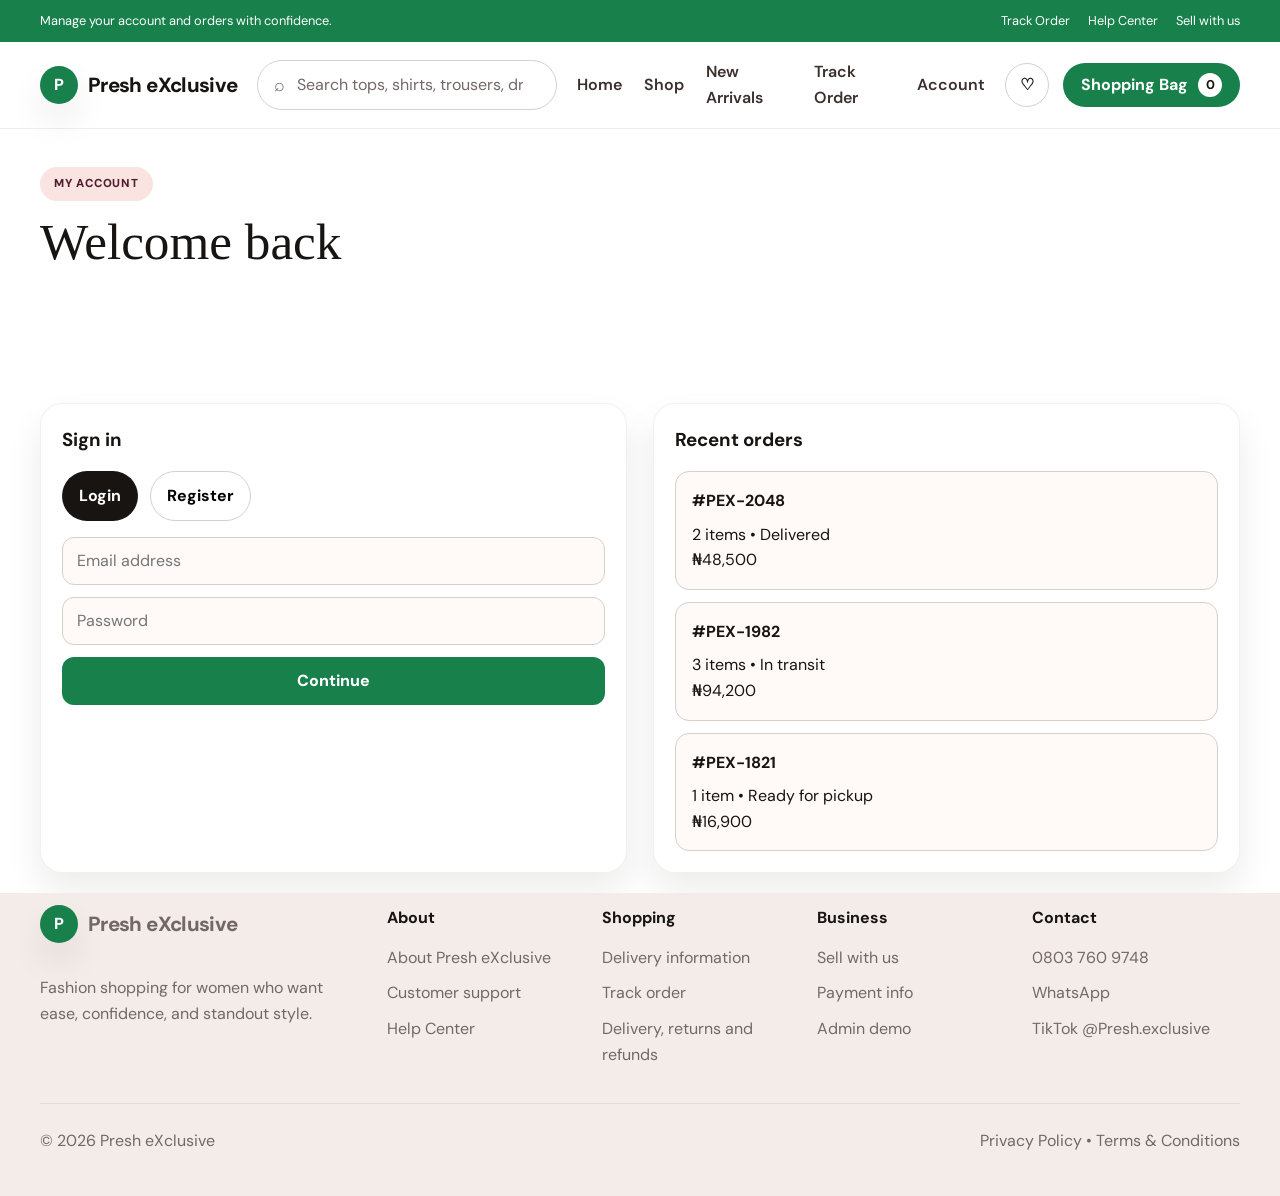
<file: account.html>
<!DOCTYPE html>
<html lang="en">
  <head>
    <meta charset="UTF-8" />
    <meta name="viewport" content="width=device-width, initial-scale=1.0" />
    <title>Presh eXclusive | Account</title>
    <link rel="preconnect" href="https://fonts.googleapis.com" />
    <link rel="preconnect" href="https://fonts.gstatic.com" crossorigin />
    <link href="https://fonts.googleapis.com/css2?family=DM+Sans:wght@400;500;600;700;800&display=swap" rel="stylesheet" />
    <link rel="stylesheet" href="styles.css" />
  </head>
  <body>
    <div class="announcement-bar">
      <div class="container announcement-inner">
        <span>Manage your account and orders with confidence.</span>
        <div class="announcement-links">
          <a href="products.html">Track Order</a>
          <a href="account.html">Help Center</a>
          <a href="account.html">Sell with us</a>
        </div>
      </div>
    </div>

    <header class="site-header">
      <div class="container nav-shell">
        <a class="brand" href="index.html"><span class="brand-mark">P</span><span class="brand-text">Presh eXclusive</span></a>
        <form class="search-box" action="products.html" method="get">
          <span class="search-icon">⌕</span>
          <input type="search" name="search" placeholder="Search tops, shirts, trousers, dresses..." aria-label="Search products" />
        </form>
        <nav class="nav-links" aria-label="Main navigation">
          <a href="index.html">Home</a>
          <a href="products.html">Shop</a>
          <a href="products.html">New Arrivals</a>
          <a href="account.html">Track Order</a>
          <a href="account.html">Account</a>
        </nav>
        <div class="nav-actions">
          <a class="icon-link" href="account.html" aria-label="Wishlist">♡</a>
          <a class="cart-link" href="cart.html" aria-label="Cart">Shopping Bag <span id="cart-count">0</span></a>
        </div>
      </div>
    </header>

    <main>
      <section class="page-header">
        <div class="container page-top">
          <div>
            <span class="eyebrow">My account</span>
            <h1>Welcome back</h1>
          </div>
        </div>
      </section>

      <section class="page-shell">
        <div class="container account-grid">
          <div class="account-panel">
            <h3>Sign in</h3>
            <div class="account-tabs">
              <button class="tab-btn active" type="button">Login</button>
              <button class="tab-btn" type="button">Register</button>
            </div>
            <form class="auth-form">
              <input type="email" placeholder="Email address" />
              <input type="password" placeholder="Password" />
              <button class="primary-btn" type="submit">Continue</button>
            </form>
          </div>

          <div class="account-panel">
            <h3>Recent orders</h3>
            <div class="order-list">
              <div class="order-item">
                <strong>#PEX-2048</strong>
                <div>2 items • Delivered</div>
                <div>₦48,500</div>
              </div>
              <div class="order-item">
                <strong>#PEX-1982</strong>
                <div>3 items • In transit</div>
                <div>₦94,200</div>
              </div>
              <div class="order-item">
                <strong>#PEX-1821</strong>
                <div>1 item • Ready for pickup</div>
                <div>₦16,900</div>
              </div>
            </div>
          </div>
        </div>
      </section>
    </main>

    <footer class="site-footer">
      <div class="container footer-grid">
        <div>
          <a class="brand footer-brand" href="index.html"><span class="brand-mark">P</span><span class="brand-text">Presh eXclusive</span></a>
          <p>Fashion shopping for women who want ease, confidence, and standout style.</p>
        </div>
        <div>
          <h4>About</h4>
          <ul>
            <li><a href="index.html">About Presh eXclusive</a></li>
            <li><a href="account.html">Customer support</a></li>
            <li><a href="account.html">Help Center</a></li>
          </ul>
        </div>
        <div>
          <h4>Shopping</h4>
          <ul>
            <li><a href="products.html">Delivery information</a></li>
            <li><a href="cart.html">Track order</a></li>
            <li><a href="checkout.html#store-policies">Delivery, returns and refunds</a></li>
          </ul>
        </div>
        <div>
          <h4>Business</h4>
          <ul>
            <li><a href="account.html">Sell with us</a></li>
            <li><a href="checkout.html">Payment info</a></li>
            <li><a href="admin.html">Admin demo</a></li>
          </ul>
        </div>
        <div>
          <h4>Contact</h4>
          <ul>
            <li><a href="tel:+2348037609748">0803 760 9748</a></li>
            <li><a href="https://wa.me/2348037609748" target="_blank" rel="noreferrer">WhatsApp</a></li>
            <li><a href="https://www.tiktok.com/@presh.exclusive" target="_blank" rel="noreferrer">TikTok @Presh.exclusive</a></li>
          </ul>
        </div>
      </div>
      <div class="container footer-bottom">
        <span>© 2026 Presh eXclusive</span>
        <span>Privacy Policy • Terms & Conditions</span>
      </div>
    </footer>

    <script src="catalog-data.js"></script>
    <script src="script.js"></script>
  </body>
</html>
</file>
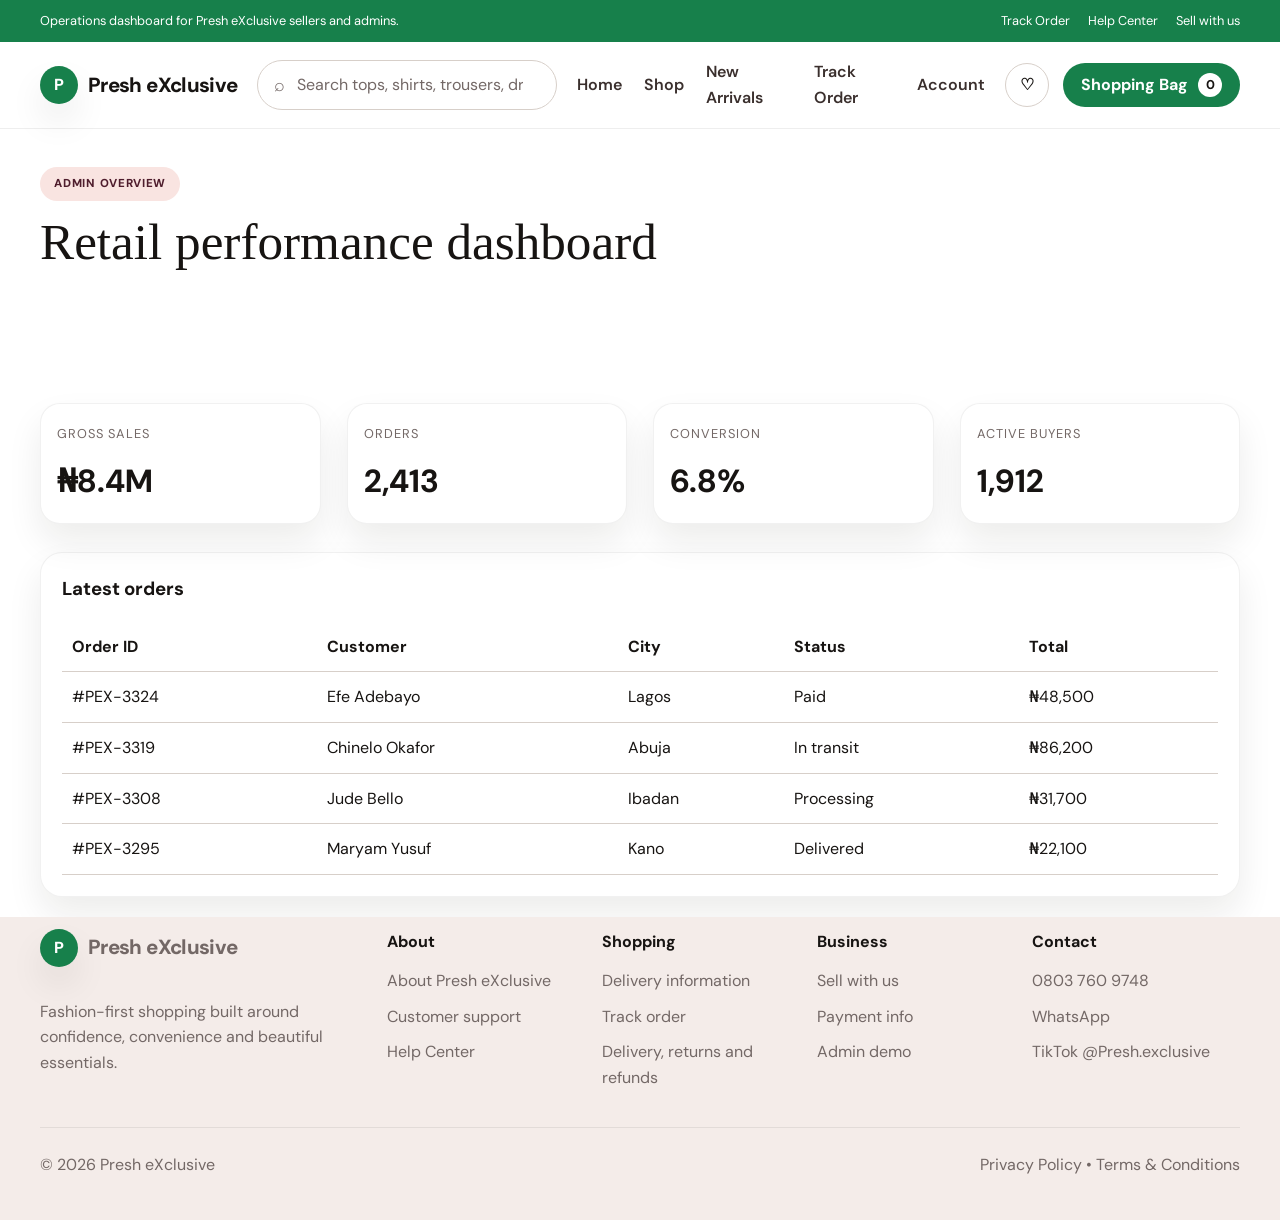
<file: admin.html>
<!DOCTYPE html>
<html lang="en">
  <head>
    <meta charset="UTF-8" />
    <meta name="viewport" content="width=device-width, initial-scale=1.0" />
    <title>Presh eXclusive | Admin</title>
    <link rel="preconnect" href="https://fonts.googleapis.com" />
    <link rel="preconnect" href="https://fonts.gstatic.com" crossorigin />
    <link href="https://fonts.googleapis.com/css2?family=DM+Sans:wght@400;500;600;700;800&display=swap" rel="stylesheet" />
    <link rel="stylesheet" href="styles.css" />
  </head>
  <body>
    <div class="announcement-bar">
      <div class="container announcement-inner">
        <span>Operations dashboard for Presh eXclusive sellers and admins.</span>
        <div class="announcement-links">
          <a href="products.html">Track Order</a>
          <a href="account.html">Help Center</a>
          <a href="account.html">Sell with us</a>
        </div>
      </div>
    </div>

    <header class="site-header">
      <div class="container nav-shell">
        <a class="brand" href="index.html"><span class="brand-mark">P</span><span class="brand-text">Presh eXclusive</span></a>
        <form class="search-box" action="products.html" method="get">
          <span class="search-icon">⌕</span>
          <input type="search" name="search" placeholder="Search tops, shirts, trousers, dresses..." aria-label="Search products" />
        </form>
        <nav class="nav-links" aria-label="Main navigation">
          <a href="index.html">Home</a>
          <a href="products.html">Shop</a>
          <a href="products.html">New Arrivals</a>
          <a href="account.html">Track Order</a>
          <a href="account.html">Account</a>
        </nav>
        <div class="nav-actions">
          <a class="icon-link" href="account.html" aria-label="Wishlist">♡</a>
          <a class="cart-link" href="cart.html" aria-label="Cart">Shopping Bag <span id="cart-count">0</span></a>
        </div>
      </div>
    </header>

    <main>
      <section class="page-header">
        <div class="container page-top">
          <div>
            <span class="eyebrow">Admin overview</span>
            <h1>Retail performance dashboard</h1>
          </div>
        </div>
      </section>

      <section class="page-shell">
        <div class="container admin-grid">
          <div class="stat-card">
            <span>Gross sales</span>
            <strong>₦8.4M</strong>
          </div>
          <div class="stat-card">
            <span>Orders</span>
            <strong>2,413</strong>
          </div>
          <div class="stat-card">
            <span>Conversion</span>
            <strong>6.8%</strong>
          </div>
          <div class="stat-card">
            <span>Active buyers</span>
            <strong>1,912</strong>
          </div>
        </div>

        <div class="container" style="margin-top: 28px;">
          <div class="admin-card">
            <h3>Latest orders</h3>
            <table class="data-table">
              <thead>
                <tr>
                  <th>Order ID</th>
                  <th>Customer</th>
                  <th>City</th>
                  <th>Status</th>
                  <th>Total</th>
                </tr>
              </thead>
              <tbody>
                <tr>
                  <td>#PEX-3324</td>
                  <td>Efe Adebayo</td>
                  <td>Lagos</td>
                  <td>Paid</td>
                  <td>₦48,500</td>
                </tr>
                <tr>
                  <td>#PEX-3319</td>
                  <td>Chinelo Okafor</td>
                  <td>Abuja</td>
                  <td>In transit</td>
                  <td>₦86,200</td>
                </tr>
                <tr>
                  <td>#PEX-3308</td>
                  <td>Jude Bello</td>
                  <td>Ibadan</td>
                  <td>Processing</td>
                  <td>₦31,700</td>
                </tr>
                <tr>
                  <td>#PEX-3295</td>
                  <td>Maryam Yusuf</td>
                  <td>Kano</td>
                  <td>Delivered</td>
                  <td>₦22,100</td>
                </tr>
              </tbody>
            </table>
          </div>
        </div>
      </section>
    </main>

    <footer class="site-footer">
      <div class="container footer-grid">
        <div>
          <a class="brand footer-brand" href="index.html"><span class="brand-mark">P</span><span class="brand-text">Presh eXclusive</span></a>
          <p>Fashion-first shopping built around confidence, convenience and beautiful essentials.</p>
        </div>
        <div>
          <h4>About</h4>
          <ul>
            <li><a href="index.html">About Presh eXclusive</a></li>
            <li><a href="account.html">Customer support</a></li>
            <li><a href="account.html">Help Center</a></li>
          </ul>
        </div>
        <div>
          <h4>Shopping</h4>
          <ul>
            <li><a href="products.html">Delivery information</a></li>
            <li><a href="cart.html">Track order</a></li>
            <li><a href="checkout.html#store-policies">Delivery, returns and refunds</a></li>
          </ul>
        </div>
        <div>
          <h4>Business</h4>
          <ul>
            <li><a href="account.html">Sell with us</a></li>
            <li><a href="checkout.html">Payment info</a></li>
            <li><a href="admin.html">Admin demo</a></li>
          </ul>
        </div>
        <div>
          <h4>Contact</h4>
          <ul>
            <li><a href="tel:+2348037609748">0803 760 9748</a></li>
            <li><a href="https://wa.me/2348037609748" target="_blank" rel="noreferrer">WhatsApp</a></li>
            <li><a href="https://www.tiktok.com/@presh.exclusive" target="_blank" rel="noreferrer">TikTok @Presh.exclusive</a></li>
          </ul>
        </div>
      </div>
      <div class="container footer-bottom">
        <span>© 2026 Presh eXclusive</span>
        <span>Privacy Policy • Terms & Conditions</span>
      </div>
    </footer>

    <script src="catalog-data.js"></script>
    <script src="script.js"></script>
  </body>
</html>
</file>
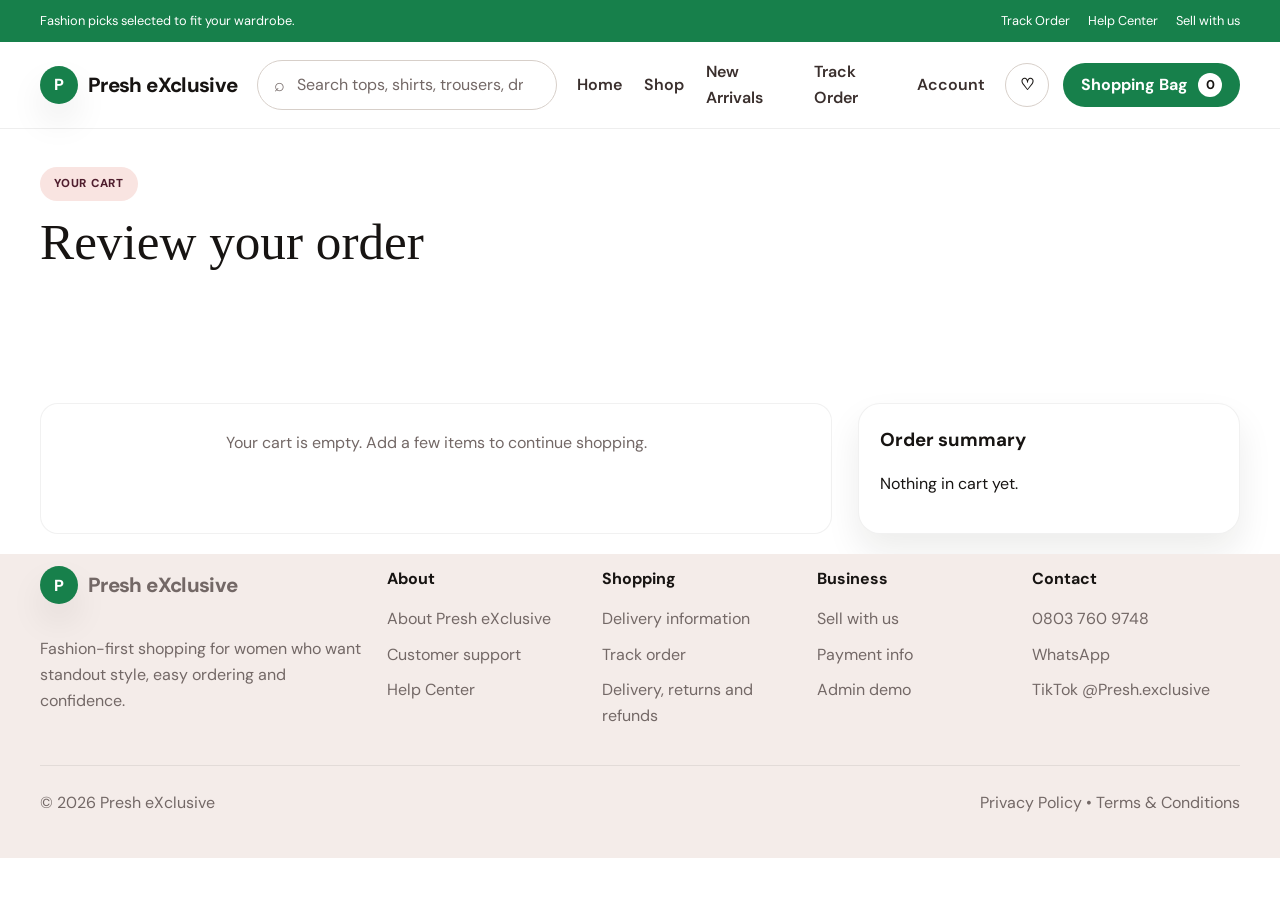
<file: cart.html>
<!DOCTYPE html>
<html lang="en">
  <head>
    <meta charset="UTF-8" />
    <meta name="viewport" content="width=device-width, initial-scale=1.0" />
    <title>Presh eXclusive | Cart</title>
    <link rel="preconnect" href="https://fonts.googleapis.com" />
    <link rel="preconnect" href="https://fonts.gstatic.com" crossorigin />
    <link href="https://fonts.googleapis.com/css2?family=DM+Sans:wght@400;500;600;700;800&display=swap" rel="stylesheet" />
    <link rel="stylesheet" href="styles.css" />
  </head>
  <body>
    <div class="announcement-bar">
      <div class="container announcement-inner">
        <span>Fashion picks selected to fit your wardrobe.</span>
        <div class="announcement-links">
          <a href="products.html">Track Order</a>
          <a href="account.html">Help Center</a>
          <a href="account.html">Sell with us</a>
        </div>
      </div>
    </div>

    <header class="site-header">
      <div class="container nav-shell">
        <a class="brand" href="index.html"><span class="brand-mark">P</span><span class="brand-text">Presh eXclusive</span></a>
        <form class="search-box" action="products.html" method="get">
          <span class="search-icon">⌕</span>
          <input type="search" name="search" placeholder="Search tops, shirts, trousers, dresses..." aria-label="Search products" />
        </form>
        <nav class="nav-links" aria-label="Main navigation">
          <a href="index.html">Home</a>
          <a href="products.html">Shop</a>
          <a href="products.html">New Arrivals</a>
          <a href="account.html">Track Order</a>
          <a href="account.html">Account</a>
        </nav>
        <div class="nav-actions">
          <a class="icon-link" href="account.html" aria-label="Wishlist">♡</a>
          <a class="cart-link" href="cart.html" aria-label="Cart">Shopping Bag <span id="cart-count">0</span></a>
        </div>
      </div>
    </header>

    <main>
      <section class="page-header">
        <div class="container page-top">
          <div>
            <span class="eyebrow">Your cart</span>
            <h1>Review your order</h1>
          </div>
        </div>
      </section>

      <section class="page-shell">
        <div class="container cart-layout">
          <div class="cart-list" id="cart-items-container"></div>
          <div id="cart-summary"></div>
        </div>
      </section>
    </main>

    <footer class="site-footer">
      <div class="container footer-grid">
        <div>
          <a class="brand footer-brand" href="index.html"><span class="brand-mark">P</span><span class="brand-text">Presh eXclusive</span></a>
          <p>Fashion-first shopping for women who want standout style, easy ordering and confidence.</p>
        </div>
        <div>
          <h4>About</h4>
          <ul>
            <li><a href="index.html">About Presh eXclusive</a></li>
            <li><a href="account.html">Customer support</a></li>
            <li><a href="account.html">Help Center</a></li>
          </ul>
        </div>
        <div>
          <h4>Shopping</h4>
          <ul>
            <li><a href="products.html">Delivery information</a></li>
            <li><a href="cart.html">Track order</a></li>
            <li><a href="checkout.html#store-policies">Delivery, returns and refunds</a></li>
          </ul>
        </div>
        <div>
          <h4>Business</h4>
          <ul>
            <li><a href="account.html">Sell with us</a></li>
            <li><a href="checkout.html">Payment info</a></li>
            <li><a href="admin.html">Admin demo</a></li>
          </ul>
        </div>
        <div>
          <h4>Contact</h4>
          <ul>
            <li><a href="tel:+2348037609748">0803 760 9748</a></li>
            <li><a href="https://wa.me/2348037609748" target="_blank" rel="noreferrer">WhatsApp</a></li>
            <li><a href="https://www.tiktok.com/@presh.exclusive" target="_blank" rel="noreferrer">TikTok @Presh.exclusive</a></li>
          </ul>
        </div>
      </div>
      <div class="container footer-bottom">
        <span>© 2026 Presh eXclusive</span>
        <span>Privacy Policy • Terms & Conditions</span>
      </div>
    </footer>

    <script src="catalog-data.js"></script>
    <script src="script.js"></script>
  </body>
</html>
</file>
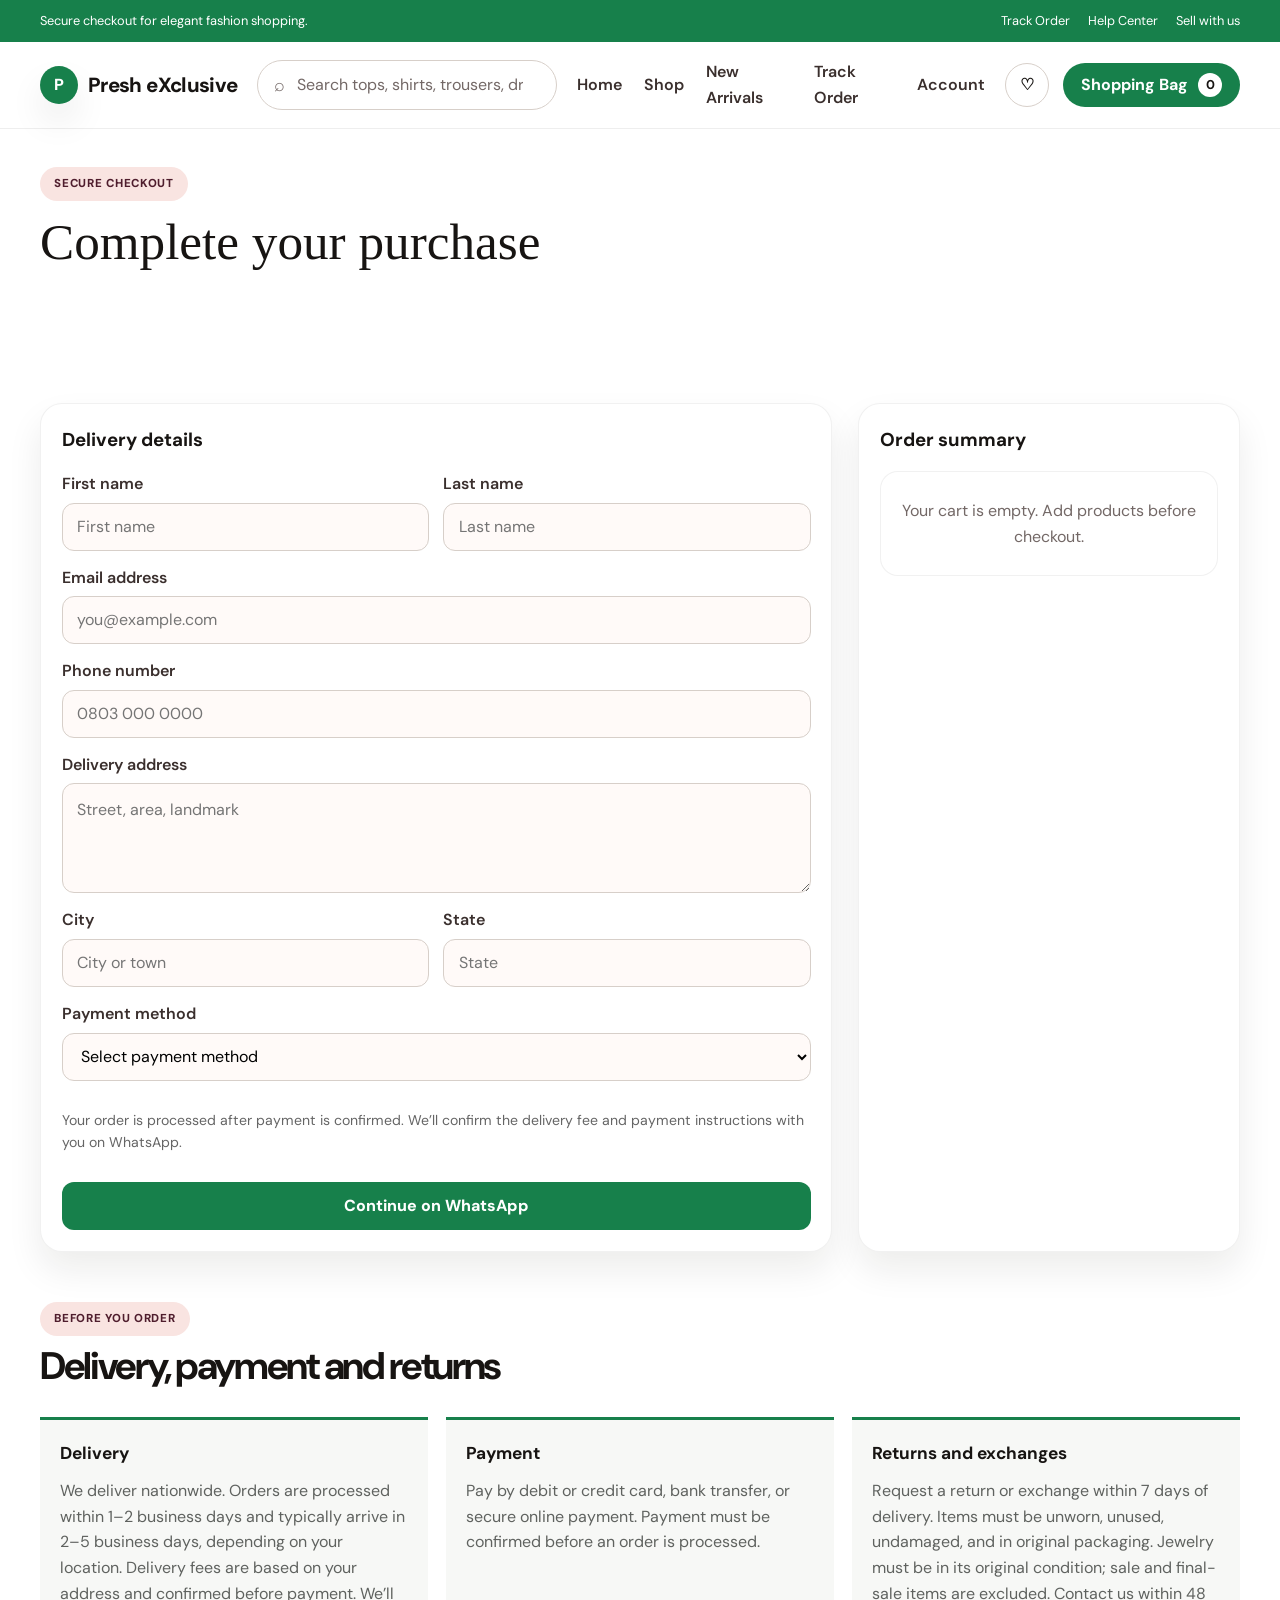
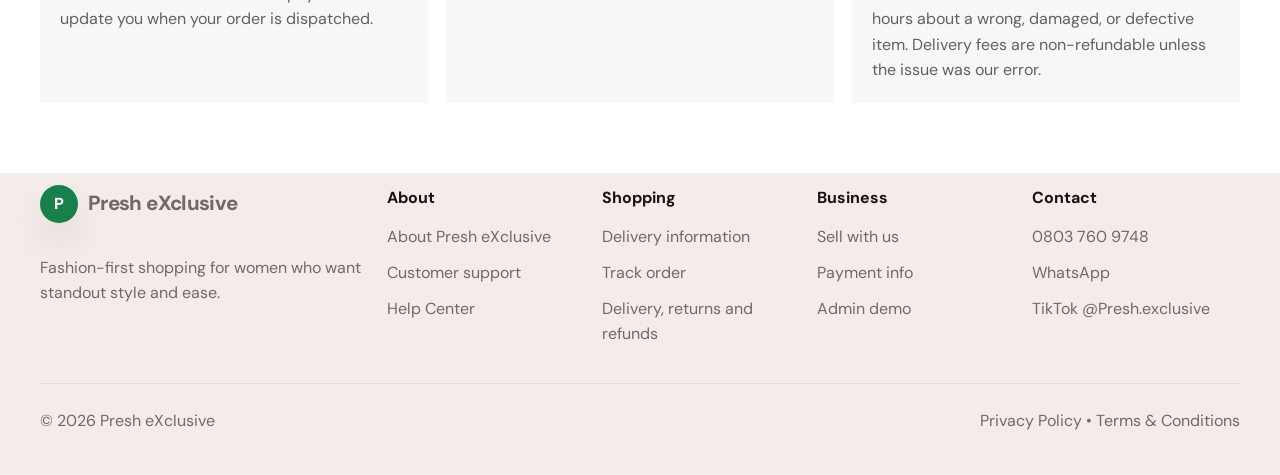
<file: checkout.html>
<!DOCTYPE html>
<html lang="en">
  <head>
    <meta charset="UTF-8" />
    <meta name="viewport" content="width=device-width, initial-scale=1.0" />
    <title>Presh eXclusive | Checkout</title>
    <link rel="preconnect" href="https://fonts.googleapis.com" />
    <link rel="preconnect" href="https://fonts.gstatic.com" crossorigin />
    <link href="https://fonts.googleapis.com/css2?family=DM+Sans:wght@400;500;600;700;800&display=swap" rel="stylesheet" />
    <link rel="stylesheet" href="styles.css" />
  </head>
  <body>
    <div class="announcement-bar">
      <div class="container announcement-inner">
        <span>Secure checkout for elegant fashion shopping.</span>
        <div class="announcement-links">
          <a href="products.html">Track Order</a>
          <a href="account.html">Help Center</a>
          <a href="account.html">Sell with us</a>
        </div>
      </div>
    </div>

    <header class="site-header">
      <div class="container nav-shell">
        <a class="brand" href="index.html"><span class="brand-mark">P</span><span class="brand-text">Presh eXclusive</span></a>
        <form class="search-box" action="products.html" method="get">
          <span class="search-icon">⌕</span>
          <input type="search" name="search" placeholder="Search tops, shirts, trousers, dresses..." aria-label="Search products" />
        </form>
        <nav class="nav-links" aria-label="Main navigation">
          <a href="index.html">Home</a>
          <a href="products.html">Shop</a>
          <a href="products.html">New Arrivals</a>
          <a href="account.html">Track Order</a>
          <a href="account.html">Account</a>
        </nav>
        <div class="nav-actions">
          <a class="icon-link" href="account.html" aria-label="Wishlist">♡</a>
          <a class="cart-link" href="cart.html" aria-label="Cart">Shopping Bag <span id="cart-count">0</span></a>
        </div>
      </div>
    </header>

    <main>
      <section class="page-header">
        <div class="container page-top">
          <div>
            <span class="eyebrow">Secure checkout</span>
            <h1>Complete your purchase</h1>
          </div>
        </div>
      </section>

      <section class="page-shell">
        <div class="container checkout-layout">
          <div class="form-shell">
            <h3>Delivery details</h3>
            <form id="checkout-form" class="checkout-form" novalidate>
              <div class="form-grid">
                <div class="field">
                  <label for="first-name">First name</label>
                  <input id="first-name" name="firstName" type="text" placeholder="First name" />
                  <small>Please enter your first name.</small>
                </div>
                <div class="field">
                  <label for="last-name">Last name</label>
                  <input id="last-name" name="lastName" type="text" placeholder="Last name" />
                  <small>Please enter your last name.</small>
                </div>
              </div>

              <div class="field">
                <label for="email">Email address</label>
                <input id="email" name="email" type="email" placeholder="you@example.com" />
                <small>Please enter a valid email.</small>
              </div>

              <div class="field">
                <label for="phone">Phone number</label>
                <input id="phone" name="phone" type="tel" placeholder="0803 000 0000" />
                <small>Please enter a valid phone number.</small>
              </div>

              <div class="field">
                <label for="address">Delivery address</label>
                <textarea id="address" name="address" placeholder="Street, area, landmark"></textarea>
                <small>Please enter your delivery address.</small>
              </div>

              <div class="form-grid">
                <div class="field">
                  <label for="city">City</label>
                    <input id="city" name="city" type="text" placeholder="City or town" />
                  <small>Please choose your city.</small>
                </div>
                <div class="field">
                  <label for="state">State</label>
                  <input id="state" name="state" type="text" placeholder="State" />
                  <small>Please choose your state.</small>
                </div>
              </div>

              <div class="field">
                <label for="payment-method">Payment method</label>
                <select id="payment-method" name="paymentMethod">
                  <option value="">Select payment method</option>
                  <option>Debit or credit card</option>
                  <option>Bank transfer</option>
                  <option>Secure online payment</option>
                </select>
                <small>Please choose a payment method.</small>
              </div>

              <p class="delivery-note">Your order is processed after payment is confirmed. We’ll confirm the delivery fee and payment instructions with you on WhatsApp.</p>
              <button class="submit-btn" type="submit">Continue on WhatsApp</button>
            </form>
          </div>

          <aside id="checkout-summary" class="summary-card"></aside>
        </div>
      </section>

      <section class="policy-section" id="store-policies">
        <div class="container">
          <div class="section-heading policy-heading">
            <div>
              <span class="eyebrow">Before you order</span>
              <h2>Delivery, payment and returns</h2>
            </div>
          </div>
          <div class="policy-grid">
            <article class="policy-item">
              <h3>Delivery</h3>
              <p>We deliver nationwide. Orders are processed within 1–2 business days and typically arrive in 2–5 business days, depending on your location. Delivery fees are based on your address and confirmed before payment. We’ll update you when your order is dispatched.</p>
            </article>
            <article class="policy-item">
              <h3>Payment</h3>
              <p>Pay by debit or credit card, bank transfer, or secure online payment. Payment must be confirmed before an order is processed.</p>
            </article>
            <article class="policy-item">
              <h3>Returns and exchanges</h3>
              <p>Request a return or exchange within 7 days of delivery. Items must be unworn, unused, undamaged, and in original packaging. Jewelry must be in its original condition; sale and final-sale items are excluded. Contact us within 48 hours about a wrong, damaged, or defective item. Delivery fees are non-refundable unless the issue was our error.</p>
            </article>
          </div>
        </div>
      </section>
    </main>

    <footer class="site-footer">
      <div class="container footer-grid">
        <div>
          <a class="brand footer-brand" href="index.html"><span class="brand-mark">P</span><span class="brand-text">Presh eXclusive</span></a>
          <p>Fashion-first shopping for women who want standout style and ease.</p>
        </div>
        <div>
          <h4>About</h4>
          <ul>
            <li><a href="index.html">About Presh eXclusive</a></li>
            <li><a href="account.html">Customer support</a></li>
            <li><a href="account.html">Help Center</a></li>
          </ul>
        </div>
        <div>
          <h4>Shopping</h4>
          <ul>
            <li><a href="products.html">Delivery information</a></li>
            <li><a href="cart.html">Track order</a></li>
            <li><a href="#store-policies">Delivery, returns and refunds</a></li>
          </ul>
        </div>
        <div>
          <h4>Business</h4>
          <ul>
            <li><a href="account.html">Sell with us</a></li>
            <li><a href="checkout.html">Payment info</a></li>
            <li><a href="admin.html">Admin demo</a></li>
          </ul>
        </div>
        <div>
          <h4>Contact</h4>
          <ul>
            <li><a href="tel:+2348037609748">0803 760 9748</a></li>
            <li><a href="https://wa.me/2348037609748" target="_blank" rel="noreferrer">WhatsApp</a></li>
            <li><a href="https://www.tiktok.com/@presh.exclusive" target="_blank" rel="noreferrer">TikTok @Presh.exclusive</a></li>
          </ul>
        </div>
      </div>
      <div class="container footer-bottom">
        <span>© 2026 Presh eXclusive</span>
        <span>Privacy Policy • Terms & Conditions</span>
      </div>
    </footer>

    <script src="catalog-data.js"></script>
    <script src="script.js"></script>
  </body>
</html>
</file>
<file: styles.css>
﻿:root {
  --cream-50: #fffaf8;
  --cream-100: #f8efe9;
  --creamy: #f7f0ee;
  --wine-900: #2b1113;
  --wine-700: #4f1d2d;
  --wine-500: #7a2d3f;
  --ink-900: #171412;
  --ink-700: #3a2f2d;
  --stone-500: #736866;
  --stone-300: #d7cfc9;
  --white: #ffffff;
  --rose-100: #f9e4e1;
  --shadow-soft: 0 18px 35px rgba(23, 20, 18, 0.08);
  --shadow-card: 0 22px 44px rgba(23, 20, 18, 0.1);
  --radius: 24px;
}

* { box-sizing: border-box; }
html { scroll-behavior: smooth; }
body {
  margin: 0;
  font-family: "Inter", sans-serif;
  background: var(--cream-50);
  color: var(--ink-900);
  line-height: 1.6;
}
a { text-decoration: none; color: inherit; }
img { display: block; max-width: 100%; }
button, input, select, textarea { font: inherit; }
button { cursor: pointer; }
.container { width: min(1200px, calc(100% - 32px)); margin: 0 auto; }
.announcement-bar {
  background: var(--ink-900);
  color: rgba(255,255,255,0.82);
  font-size: 0.8rem;
}
.announcement-inner { min-height: 42px; display: flex; align-items: center; justify-content: space-between; gap: 18px; }
.announcement-links { display: flex; align-items: center; gap: 18px; }
.site-header {
  position: sticky; top: 0; z-index: 50;
  background: rgba(255, 250, 248, 0.96);
  backdrop-filter: blur(14px);
  border-bottom: 1px solid rgba(23,20,18,0.07);
}
.nav-shell {
  display: grid;
  grid-template-columns: auto minmax(300px, 1.35fr) auto auto;
  align-items: center;
  gap: 20px;
  min-height: 86px;
}
.brand { display: inline-flex; align-items: center; gap: 10px; font-weight: 800; letter-spacing: -0.04em; }
.brand-mark {
  width: 38px; height: 38px; border-radius: 12px; display: grid; place-items: center; background: linear-gradient(135deg, var(--wine-500), var(--ink-900)); color: var(--white); box-shadow: var(--shadow-soft);
}
.brand-text { font-size: 1.28rem; }
.search-box { display: flex; align-items: center; gap: 10px; background: var(--white); border: 1px solid var(--stone-300); border-radius: 999px; padding: 0 16px; height: 50px; }
.search-icon { color: var(--stone-500); font-size: 1.1rem; }
.search-box input { flex: 1; border: none; background: transparent; color: var(--ink-900); outline: none; }
.search-box input::placeholder { color: var(--stone-500); }
.nav-links { display: flex; align-items: center; gap: 22px; color: var(--ink-700); font-weight: 600; }
.nav-links a:hover, .announcement-links a:hover, .icon-link:hover, .site-footer a:hover { color: var(--wine-500); }
.nav-actions { display: flex; align-items: center; gap: 14px; }
.icon-link, .cart-link { display: inline-flex; align-items: center; justify-content: center; height: 44px; border-radius: 999px; font-weight: 700; }
.icon-link { width: 44px; background: var(--white); border: 1px solid var(--stone-300); color: var(--ink-900); }
.cart-link { padding: 0 18px; background: var(--ink-900); color: var(--white); gap: 10px; }
.cart-link span {
  width: 24px; height: 24px; border-radius: 50%; display: inline-flex; align-items: center; justify-content: center; background: var(--white); color: var(--ink-900); font-size: 0.8rem;
}
main { overflow-x: hidden; }
.hero { padding: 42px 0 24px; }
.fashion-hero { background: linear-gradient(135deg, rgba(249, 228, 225, 0.3), rgba(255,255,255,0.75)); }
.hero-grid { display: grid; grid-template-columns: 1.1fr 0.9fr; align-items: center; gap: 42px; }
.eyebrow {
  display: inline-flex; align-items: center; justify-content: center; border-radius: 999px; background: var(--rose-100); color: var(--wine-700); padding: 0.5rem 0.9rem; font-size: 0.72rem; font-weight: 800; letter-spacing: 0.06em; text-transform: uppercase;
}
.hero-copy h1 { margin: 16px 0 14px; font-size: clamp(2.5rem, 6vw, 4.7rem); line-height: 0.96; letter-spacing: -0.07em; }
.hero-copy p { margin: 0; max-width: 560px; font-size: 1.08rem; color: var(--stone-500); }
.hero-actions { display: flex; align-items: center; flex-wrap: wrap; gap: 16px; margin-top: 30px; }
.btn { display: inline-flex; align-items: center; justify-content: center; min-height: 54px; padding: 0 1.5rem; border-radius: 999px; border: 1px solid transparent; font-weight: 700; transition: transform 0.2s ease, box-shadow 0.2s ease; }
.btn:hover { transform: translateY(-2px); }
.btn-primary { background: linear-gradient(135deg, var(--wine-500), var(--ink-900)); color: var(--white); box-shadow: 0 18px 30px rgba(122,45,63,0.24); }
.btn-secondary { background: var(--white); border-color: var(--stone-300); color: var(--ink-900); }
.hero-stats { list-style: none; padding: 0; margin: 32px 0 0; display: grid; grid-template-columns: repeat(3, minmax(120px, 1fr)); gap: 18px; }
.hero-stats li { display: flex; flex-direction: column; gap: 4px; }
.hero-stats strong { font-size: 1.45rem; }
.hero-stats span { color: var(--stone-500); }
.hero-visual { position: relative; display: flex; align-items: center; justify-content: center; min-height: 520px; }
.hero-visual::before {
  content: ""; position: absolute; inset: 50px 30px 25px 42px; background: linear-gradient(135deg, rgba(122, 45, 63, 0.08), rgba(23,20,18,0.04)); border-radius: 36px;
}
.showcase-card { position: relative; z-index: 1; width: min(100%, 430px); background: var(--white); border: 1px solid rgba(23,20,18,0.06); border-radius: 24px; box-shadow: var(--shadow-card); overflow: hidden; transform: rotate(-5deg); }
.showcase-card img { height: 350px; width: 100%; object-fit: cover; }
.card-body { padding: 18px 18px 20px; }
.card-body span { color: var(--wine-500); font-size: 0.72rem; letter-spacing: 0.08em; text-transform: uppercase; font-weight: 700; }
.card-body strong { display: block; margin-top: 6px; font-size: 1.5rem; letter-spacing: -0.04em; }
.price-line { display: flex; align-items: center; justify-content: space-between; margin-top: 10px; }
.price-line b { font-size: 1.4rem; }
.price-line small { color: var(--wine-500); font-weight: 700; }
.floating-badge { position: absolute; z-index: 2; background: var(--white); color: var(--ink-900); border: 1px solid var(--stone-300); border-radius: 999px; padding: 0.72rem 1rem; font-weight: 700; font-size: 0.76rem; box-shadow: var(--shadow-soft); }
.badge-top { top: 56px; right: 42px; }
.badge-bottom { bottom: 42px; left: 18px; }
.brand-strip { padding: 8px 0 20px; }
.brand-strip-inner {
  display: grid; grid-template-columns: repeat(6, minmax(80px, 1fr)); align-items: center; gap: 18px; padding: 22px 18px; border-radius: 20px; background: rgba(255,255,255,0.6); border: 1px solid rgba(23,20,18,0.06);
}
.brand-strip-inner span { text-align: center; color: var(--stone-500); font-weight: 800; letter-spacing: 0.08em; text-transform: uppercase; font-size: 0.78rem; }
.categories, .deals, .products-section, .testimonials, .trust-section, .page-shell, .personal-shopping { padding: 72px 0 20px; }
.section-heading { display: flex; align-items: end; justify-content: space-between; gap: 18px; margin-bottom: 26px; }
.section-heading h2 { margin: 0; font-size: clamp(2rem, 3vw, 2.9rem); letter-spacing: -0.06em; }
.section-heading a { color: var(--wine-500); font-weight: 700; }
.category-grid { display: grid; grid-template-columns: repeat(5, minmax(0, 1fr)); gap: 20px; }
.category-card { display: block; background: var(--white); border: 1px solid rgba(23,20,18,0.06); border-radius: 22px; overflow: hidden; box-shadow: var(--shadow-soft); transition: transform 0.2s ease, box-shadow 0.2s ease; }
.category-card:hover, .product-card:hover, .deal-card:hover, .review-card:hover, .trust-card:hover, .cart-item:hover { transform: translateY(-4px); box-shadow: var(--shadow-card); }
.category-card img { width: 100%; height: 210px; object-fit: cover; }
.category-content { padding: 1rem 1.1rem 1.3rem; }
.category-content h3 { margin: 0 0 7px; font-size: 1.2rem; letter-spacing: -0.04em; }
.category-content p { margin: 0; color: var(--stone-500); }
.deal-grid, .product-grid, .review-grid { display: grid; gap: 24px; }
.deal-grid { grid-template-columns: repeat(4, minmax(0, 1fr)); }
.product-grid { grid-template-columns: repeat(4, minmax(0, 1fr)); }
.review-grid { grid-template-columns: repeat(3, minmax(0, 1fr)); }
.product-card, .deal-card, .review-card, .trust-card, .form-shell, .summary-card, .cart-item, .filter-panel, .product-detail-card, .account-panel, .admin-card, .personal-box { background: var(--white); border: 1px solid rgba(23,20,18,0.06); border-radius: 22px; box-shadow: var(--shadow-soft); }
.deal-card, .product-card { overflow: hidden; }
.deal-card img, .product-card img { width: 100%; height: 250px; object-fit: cover; }
.card-top { position: relative; }
.wishlist-btn { position: absolute; top: 14px; right: 14px; width: 38px; height: 38px; border: none; border-radius: 50%; background: rgba(255,255,255,0.95); font-size: 1.2rem; }
.discount-badge { position: absolute; left: 14px; top: 14px; background: var(--wine-500); color: var(--white); border-radius: 999px; padding: 0.38rem 0.68rem; font-size: 0.7rem; font-weight: 800; }
.product-body, .deal-body { padding: 1rem 1rem 1.2rem; }
.category-label { display: inline-block; background: var(--rose-100); color: var(--wine-700); padding: 0.4rem 0.7rem; border-radius: 999px; font-size: 0.72rem; font-weight: 700; }
.product-body h3, .deal-body h3 { margin: 12px 0 8px; font-size: 1.25rem; letter-spacing: -0.04em; }
.rating-line { display: flex; align-items: center; gap: 8px; color: #f7b500; font-size: 0.83rem; margin-bottom: 10px; }
.rating-line span { color: var(--stone-500); font-weight: 600; }
.price-row { display: flex; align-items: center; justify-content: space-between; gap: 12px; margin-top: 8px; }
.price-row strong { font-size: 1.5rem; }
.price-row del { color: var(--stone-500); font-size: 0.88rem; }
.inline-meta { display: flex; align-items: center; justify-content: space-between; gap: 12px; margin-top: 10px; color: var(--stone-500); font-size: 0.8rem; }
.add-cart { width: 100%; margin-top: 16px; border: none; border-radius: 12px; background: var(--ink-900); color: var(--white); min-height: 46px; font-weight: 700; }
.add-cart:disabled { opacity: 0.7; cursor: not-allowed; }
.countdown-box { background: var(--white); border: 1px solid rgba(23,20,18,0.07); border-radius: 999px; padding: 0.7rem 1rem; color: var(--ink-900); font-weight: 700; box-shadow: var(--shadow-soft); }
.personal-box {
  display: grid; grid-template-columns: 1.2fr 0.8fr; gap: 20px; align-items: center; padding: 2rem; background: linear-gradient(135deg, rgba(249,228,225,0.7), rgba(255,255,255,1));
}
.personal-copy h2 { margin: 0; font-size: clamp(2rem, 3vw, 2.8rem); letter-spacing: -0.05em; }
.personal-copy p { color: var(--stone-500); max-width: 560px; }
.personal-points { display: grid; gap: 14px; }
.personal-points div {
  background: rgba(255,255,255,0.8); border: 1px solid rgba(23,20,18,0.06); border-radius: 16px; padding: 1rem 1.1rem; font-weight: 600;
}
.trust-grid { display: grid; grid-template-columns: repeat(5, minmax(0, 1fr)); gap: 18px; }
.trust-card { padding: 1.4rem 1.1rem; }
.trust-icon { width: 48px; height: 48px; border-radius: 14px; display: grid; place-items: center; background: var(--rose-100); font-size: 1.3rem; margin-bottom: 14px; }
.trust-card h3 { margin: 0 0 10px; font-size: 1.1rem; }
.trust-card p { margin: 0; color: var(--stone-500); }
.review-card { padding: 1.4rem; }
.stars { color: #f7a600; letter-spacing: 0.14em; margin-bottom: 14px; }
.review-card p { margin: 0 0 18px; color: var(--stone-500); }
.reviewer { display: flex; flex-direction: column; gap: 2px; }
.reviewer span { color: var(--stone-500); font-size: 0.82rem; }
.newsletter-shell { padding: 70px 0 40px; }
.newsletter-box { display: flex; justify-content: space-between; align-items: center; gap: 24px; background: linear-gradient(135deg, var(--ink-900), var(--wine-700)); color: var(--white); border-radius: 28px; padding: clamp(1.4rem, 3vw, 2.5rem); }
.newsletter-box h2 { margin: 0; letter-spacing: -0.05em; font-size: clamp(1.8rem, 3vw, 2.7rem); }
.newsletter-form { display: flex; align-items: center; gap: 12px; width: min(100%, 500px); }
.newsletter-form input { flex: 1; min-height: 54px; border: 1px solid rgba(255,255,255,0.2); background: rgba(255,255,255,0.08); border-radius: 999px; padding: 0 1rem; color: var(--white); }
.newsletter-form input::placeholder { color: rgba(255,255,255,0.7); }
.newsletter-form button { min-width: 150px; min-height: 54px; border: none; border-radius: 999px; background: var(--white); color: var(--ink-900); font-weight: 800; }
.site-footer { padding: 12px 0 42px; background: #f4ece9; }
.footer-grid { display: grid; grid-template-columns: 1.7fr 1fr 1fr 1fr 1.1fr; gap: 26px; padding-bottom: 36px; }
.footer-grid p, .site-footer li, .site-footer a { color: var(--stone-500); }
.footer-brand { margin-bottom: 16px; }
.site-footer h4 { margin: 0 0 14px; font-size: 1rem; color: var(--ink-900); }
.site-footer ul { list-style: none; padding: 0; margin: 0; display: grid; gap: 10px; }
.footer-bottom { display: flex; justify-content: space-between; gap: 16px; padding-top: 24px; border-top: 1px solid rgba(23,20,18,0.08); color: var(--stone-500); }
.page-header { padding: 38px 0 14px; }
.page-top { display: flex; align-items: end; justify-content: space-between; gap: 18px; margin-bottom: 18px; }
.page-top h1 { margin: 0; font-size: clamp(2.2rem, 4vw, 3.5rem); letter-spacing: -0.06em; }
.page-top p { margin: 8px 0 0; color: var(--stone-500); }
.toolbar { display: flex; align-items: center; justify-content: space-between; gap: 16px; padding: 18px 20px; background: var(--white); border: 1px solid rgba(23,20,18,0.06); border-radius: 18px; box-shadow: var(--shadow-soft); }
.filter-panel { padding: 18px; }
.filter-bar { display: grid; grid-template-columns: 1.5fr 1fr 1fr 1fr; gap: 16px; align-items: center; }
.filter-input, .filter-select { width: 100%; min-height: 48px; border: 1px solid var(--stone-300); border-radius: 12px; background: var(--cream-50); padding: 0 0.9rem; }
.category-pills { display: flex; flex-wrap: wrap; gap: 10px; margin-top: 18px; }
.pill { border: 1px solid var(--stone-300); background: var(--white); color: var(--ink-700); padding: 0.6rem 0.9rem; border-radius: 999px; font-weight: 600; }
.pill.active { background: var(--rose-100); color: var(--wine-700); border-color: transparent; }
.catalog-grid { display: grid; grid-template-columns: repeat(4, minmax(0, 1fr)); gap: 24px; margin-top: 26px; }
.details-layout { display: grid; grid-template-columns: 1.1fr 0.9fr; gap: 28px; padding-top: 12px; }
.gallery-panel, .product-detail-card { background: var(--white); border: 1px solid rgba(23,20,18,0.06); border-radius: 24px; overflow: hidden; box-shadow: var(--shadow-soft); }
.gallery-main { height: 520px; }
.gallery-main img { width: 100%; height: 100%; object-fit: cover; }
.gallery-thumbs { display: grid; grid-template-columns: repeat(4, minmax(0,1fr)); gap: 10px; padding: 12px; }
.gallery-thumbs img { height: 98px; width: 100%; object-fit: cover; border-radius: 12px; border: 2px solid transparent; }
.gallery-thumbs img.active { border-color: var(--wine-500); }
.product-detail-card { padding: 1.5rem; }
.product-title { margin: 0 0 12px; font-size: clamp(2rem, 3vw, 2.7rem); letter-spacing: -0.05em; }
.price-group { display: flex; align-items: end; gap: 12px; margin: 16px 0; }
.price-group strong { font-size: 2rem; }
.price-group del { color: var(--stone-500); }
.detail-actions { display: flex; gap: 12px; margin: 18px 0; }
.qty-box { display: inline-flex; align-items: center; gap: 14px; background: var(--cream-50); border: 1px solid var(--stone-300); border-radius: 999px; padding: 0.6rem 0.9rem; }
.qty-box button { width: 30px; height: 30px; border: none; border-radius: 50%; background: var(--white); font-size: 1.1rem; }
.meta-list { list-style: none; padding: 0; margin: 18px 0 0; display: grid; gap: 12px; color: var(--stone-500); }
.meta-list strong { color: var(--ink-900); }
.spec-section { padding-top: 28px; }
.spec-grid { display: grid; grid-template-columns: repeat(2, minmax(0,1fr)); gap: 18px; margin-top: 16px; }
.spec-item { background: var(--white); border: 1px solid rgba(23,20,18,0.06); border-radius: 18px; padding: 1rem; }
.spec-item span { display: block; font-size: 0.8rem; color: var(--stone-500); margin-bottom: 6px; }
.spec-item strong { font-size: 1rem; }
.cart-layout, .checkout-layout, .account-grid, .admin-grid { display: grid; grid-template-columns: 1.35fr 0.65fr; gap: 26px; margin-top: 16px; }
.cart-list { display: grid; gap: 16px; }
.cart-item { display: grid; grid-template-columns: 120px 1fr auto; gap: 18px; padding: 14px; }
.cart-item img { width: 120px; height: 120px; object-fit: cover; border-radius: 14px; }
.cart-meta h3 { margin: 0 0 8px; }
.cart-meta p { margin: 0; color: var(--stone-500); }
.cart-actions { display: flex; align-items: center; justify-content: space-between; gap: 18px; margin-top: 12px; }
.qty-controls { display: inline-flex; align-items: center; gap: 10px; background: var(--cream-50); border: 1px solid var(--stone-300); border-radius: 999px; padding: 0.4rem 0.6rem; }
.qty-controls button { width: 28px; height: 28px; border: none; border-radius: 50%; background: var(--white); }
.item-price { font-weight: 800; font-size: 1.1rem; }
.summary-card, .form-shell, .account-panel, .admin-card { padding: 1.3rem; }
.summary-card h3, .form-shell h3, .account-panel h3, .admin-card h3 { margin-top: 0; margin-bottom: 16px; }
.summary-row { display: flex; justify-content: space-between; gap: 12px; padding: 8px 0; color: var(--stone-500); }
.summary-row.total { padding-top: 12px; border-top: 1px solid rgba(23,20,18,0.08); color: var(--ink-900); font-weight: 800; font-size: 1.1rem; }
.promo-box { display: flex; gap: 10px; margin: 18px 0; }
.promo-box input { flex: 1; min-height: 48px; border: 1px solid var(--stone-300); border-radius: 12px; padding: 0 0.9rem; }
.promo-box button, .primary-btn, .secondary-btn, .submit-btn { min-height: 48px; border-radius: 12px; border: none; padding: 0 1rem; font-weight: 800; }
.primary-btn, .submit-btn { background: var(--ink-900); color: var(--white); }
.secondary-btn { background: var(--rose-100); color: var(--wine-700); }
.checkout-form { display: grid; gap: 14px; }
.form-grid { display: grid; grid-template-columns: repeat(2, minmax(0,1fr)); gap: 14px; }
.checkout-form input, .checkout-form select, .checkout-form textarea { width: 100%; min-height: 48px; border: 1px solid var(--stone-300); border-radius: 12px; background: var(--cream-50); padding: 0 0.9rem; }
.checkout-form textarea { min-height: 110px; resize: vertical; padding-top: 0.8rem; }
.field { display: grid; gap: 6px; }
.field label { font-weight: 600; color: var(--ink-700); }
.field small { color: var(--wine-500); display: none; }
.field.error input, .field.error select, .field.error textarea { border-color: var(--wine-500); }
.field.error small { display: block; }
.empty-state { padding: 26px 18px; text-align: center; color: var(--stone-500); background: var(--white); border: 1px solid rgba(23,20,18,0.06); border-radius: 18px; }
.account-grid { grid-template-columns: 1fr 1fr; }
.account-tabs { display: flex; gap: 12px; margin-bottom: 16px; }
.tab-btn { border: 1px solid var(--stone-300); background: var(--white); border-radius: 999px; padding: 0.7rem 1rem; font-weight: 700; }
.tab-btn.active { background: var(--ink-900); color: var(--white); border-color: transparent; }
.auth-form { display: grid; gap: 12px; }
.auth-form input { min-height: 48px; border: 1px solid var(--stone-300); border-radius: 12px; padding: 0 0.9rem; background: var(--cream-50); }
.order-list { display: grid; gap: 12px; }
.order-item { padding: 1rem; background: var(--cream-50); border: 1px solid var(--stone-300); border-radius: 14px; }
.order-item strong { display: inline-block; margin-bottom: 8px; }
.admin-grid { grid-template-columns: repeat(4, minmax(0,1fr)); }
.stat-card { background: var(--white); border: 1px solid rgba(23,20,18,0.06); border-radius: 20px; padding: 1rem; box-shadow: var(--shadow-soft); }
.stat-card span { color: var(--stone-500); font-size: 0.8rem; text-transform: uppercase; letter-spacing: 0.08em; }
.stat-card strong { display: block; margin-top: 10px; font-size: 2rem; }
.data-table { width: 100%; border-collapse: collapse; margin-top: 18px; }
.data-table th, .data-table td { text-align: left; padding: 12px 10px; border-bottom: 1px solid var(--stone-300); }
.hero-section {
  background: linear-gradient(135deg, rgba(249, 228, 225, 0.42), rgba(255,255,255,0.94));
  padding: 52px 0 28px;
}

.hero-layout {
  display: grid;
  grid-template-columns: 1.05fr 0.95fr;
  gap: 42px;
  align-items: center;
}

.hero-copy h1 {
  margin: 16px 0 14px;
  font-size: clamp(2.9rem, 5vw, 5rem);
  line-height: 0.9;
  letter-spacing: -0.07em;
}

.hero-copy p {
  margin: 0;
  max-width: 580px;
  font-size: 1.08rem;
  color: var(--stone-500);
}

.hero-actions {
  display: flex;
  gap: 16px;
  flex-wrap: wrap;
  margin-top: 30px;
}

.btn {
  display: inline-flex;
  align-items: center;
  justify-content: center;
  min-height: 54px;
  border-radius: 999px;
  padding: 0 1.4rem;
  font-weight: 700;
  transition: transform 0.2s ease;
}

.btn:hover {
  transform: translateY(-2px);
}

.btn-primary {
  background: linear-gradient(135deg, #7a2d3f, #2b1113);
  color: #fff;
  box-shadow: 0 18px 32px rgba(122,45,63,0.22);
}

.btn-secondary {
  background: #fff;
  border: 1px solid rgba(23,20,18,0.12);
  color: #171412;
}

.hero-stats {
  list-style: none;
  margin: 30px 0 0;
  padding: 0;
  display: grid;
  grid-template-columns: repeat(3, minmax(100px, 1fr));
  gap: 18px;
}

.hero-stats li {
  display: flex;
  flex-direction: column;
  gap: 4px;
}

.hero-stats strong {
  font-size: 1.4rem;
  letter-spacing: -0.05em;
}

.hero-stats span {
  color: var(--stone-500);
}

.hero-visual {
  position: relative;
  min-height: 560px;
  display: flex;
  align-items: center;
  justify-content: center;
}

.hero-visual::before {
  content: "";
  position: absolute;
  inset: 40px 20px 20px 38px;
  border-radius: 32px;
  background: linear-gradient(135deg, rgba(122,45,63,0.08), rgba(255,255,255,0.32));
}

.feature-card {
  position: absolute;
  border-radius: 26px;
  overflow: hidden;
  background: #fff;
  border: 1px solid rgba(23,20,18,0.05);
  box-shadow: 0 28px 50px rgba(23,20,18,0.12);
}

.feature-card img {
  display: block;
  width: 100%;
  height: 100%;
  object-fit: cover;
}

.feature-main {
  width: min(88%, 430px);
  height: 510px;
  right: 50px;
  top: 20px;
}

.feature-side {
  width: 220px;
  height: 310px;
  left: 10px;
  bottom: 40px;
}

.floating-pill {
  position: absolute;
  bottom: 24px;
  right: 24px;
  background: rgba(255,255,255,0.92);
  border: 1px solid rgba(23,20,18,0.08);
  color: #171412;
  padding: 0.7rem 1rem;
  border-radius: 999px;
  font-weight: 700;
  box-shadow: var(--shadow-soft);
}

.shop-categories,
.deals,
.products-section,
.personal-shopping,
.trust-section,
.newsletter-shell {
  padding: 68px 0 20px;
}

.section-heading {
  display: flex;
  justify-content: space-between;
  align-items: end;
  gap: 18px;
  margin-bottom: 22px;
}

.section-heading h2 {
  margin: 0;
  font-size: clamp(2rem, 3vw, 2.8rem);
  letter-spacing: -0.06em;
}

.section-heading a {
  color: #7a2d3f;
  font-weight: 700;
}

.category-grid {
  display: grid;
  grid-template-columns: repeat(4, minmax(0, 1fr));
  gap: 22px;
}

.category-card {
  display: block;
  overflow: hidden;
  border-radius: 24px;
  background: #fff;
  border: 1px solid rgba(23,20,18,0.06);
  box-shadow: var(--shadow-soft);
}

.category-card img {
  width: 100%;
  height: 240px;
  object-fit: cover;
}

.category-content {
  padding: 1rem 1.1rem 1.3rem;
}

.category-content h3 {
  margin: 0 0 6px;
  font-size: 1.2rem;
  letter-spacing: -0.04em;
}

.category-content p {
  margin: 0;
  color: var(--stone-500);
}

.deal-grid, .product-grid {
  display: grid;
  gap: 22px;
}

.deal-grid { grid-template-columns: repeat(4, minmax(0, 1fr)); }
.product-grid { grid-template-columns: repeat(4, minmax(0, 1fr)); }

.product-card, .deal-card {
  overflow: hidden;
  background: #fff;
  border: 1px solid rgba(23,20,18,0.06);
  border-radius: 24px;
  box-shadow: var(--shadow-soft);
}

.product-card img, .deal-card img {
  width: 100%;
  height: 300px;
  object-fit: cover;
}

.card-top {
  position: relative;
}

.wishlist-btn {
  position: absolute;
  top: 14px;
  right: 14px;
  width: 38px;
  height: 38px;
  border: none;
  border-radius: 50%;
  background: rgba(255,255,255,0.95);
  font-size: 1.2rem;
}

.discount-badge {
  position: absolute;
  left: 14px;
  top: 14px;
  background: #7a2d3f;
  color: #fff;
  border-radius: 999px;
  padding: 0.42rem 0.7rem;
  font-size: 0.72rem;
  font-weight: 800;
}

.product-body, .deal-body {
  padding: 1rem 1rem 1.2rem;
}

.category-label {
  display: inline-block;
  border-radius: 999px;
  padding: 0.4rem 0.7rem;
  background: #f9e4e1;
  color: #7a2d3f;
  font-size: 0.72rem;
  font-weight: 700;
}

.product-body h3, .deal-body h3 {
  margin: 12px 0 8px;
  font-size: 1.18rem;
  line-height: 1.3;
  letter-spacing: -0.04em;
}

.rating-line {
  display: flex;
  align-items: center;
  gap: 8px;
  color: #f7b500;
  font-size: 0.82rem;
}

.rating-line span {
  color: var(--stone-500);
}

.price-row {
  display: flex;
  align-items: center;
  justify-content: space-between;
  gap: 10px;
  margin-top: 12px;
}

.price-row strong {
  font-size: 1.4rem;
  letter-spacing: -0.05em;
}

.price-row del {
  color: var(--stone-500);
}

.inline-meta {
  display: flex;
  justify-content: space-between;
  gap: 8px;
  color: var(--stone-500);
  font-size: 0.8rem;
  margin-top: 10px;
}

.add-cart {
  width: 100%;
  min-height: 46px;
  margin-top: 16px;
  border: none;
  border-radius: 12px;
  background: #171412;
  color: #fff;
  font-weight: 700;
}

.personal-box {
  display: grid;
  grid-template-columns: 1.1fr 0.9fr;
  gap: 24px;
  align-items: center;
  background: linear-gradient(135deg, rgba(249,228,225,0.5), rgba(255,255,255,0.9));
  border-radius: 28px;
  border: 1px solid rgba(23,20,18,0.06);
  padding: 2rem;
}

.personal-copy h2 {
  margin: 14px 0 12px;
  font-size: clamp(2rem, 3vw, 2.9rem);
  letter-spacing: -0.06em;
}

.personal-copy p {
  margin: 0;
  color: var(--stone-500);
}

.personal-points {
  display: grid;
  gap: 12px;
  margin-top: 18px;
}

.personal-points div {
  background: rgba(255,255,255,0.75);
  border: 1px solid rgba(23,20,18,0.06);
  border-radius: 16px;
  padding: 0.9rem 1rem;
  font-weight: 600;
}

.personal-visual img {
  width: 100%;
  height: 360px;
  object-fit: cover;
  border-radius: 24px;
}

.trust-grid {
  display: grid;
  grid-template-columns: repeat(4, minmax(0, 1fr));
  gap: 20px;
}

.trust-card {
  padding: 1.4rem 1.1rem;
  background: #fff;
  border: 1px solid rgba(23,20,18,0.06);
  border-radius: 22px;
  box-shadow: var(--shadow-soft);
}

.trust-icon {
  width: 48px;
  height: 48px;
  display: grid;
  place-items: center;
  border-radius: 14px;
  background: #f9e4e1;
  margin-bottom: 12px;
  font-size: 1.2rem;
}

.trust-card h3 {
  margin: 0 0 10px;
  font-size: 1.1rem;
}

.trust-card p {
  margin: 0;
  color: var(--stone-500);
}

.newsletter-box {
  display: flex;
  justify-content: space-between;
  align-items: center;
  gap: 26px;
  background: linear-gradient(135deg, #171412, #7a2d3f);
  color: #fff;
  border-radius: 30px;
  padding: clamp(1.4rem, 3vw, 2.6rem);
}

.newsletter-box h2 {
  margin: 10px 0 0;
  font-size: clamp(1.8rem, 3vw, 2.8rem);
  letter-spacing: -0.05em;
}

.newsletter-form {
  display: flex;
  align-items: center;
  gap: 12px;
  width: min(100%, 500px);
}

.newsletter-form input {
  flex: 1;
  min-height: 54px;
  border-radius: 999px;
  border: 1px solid rgba(255,255,255,0.2);
  background: rgba(255,255,255,0.08);
  color: #fff;
  padding: 0 1rem;
}

.newsletter-form input::placeholder {
  color: rgba(255,255,255,0.7);
}

.newsletter-form button {
  min-width: 150px;
  min-height: 54px;
  border: none;
  border-radius: 999px;
  background: #fff;
  color: #171412;
  font-weight: 800;
}

@media (max-width: 1100px) {
  .hero-layout,
  .personal-box {
    grid-template-columns: 1fr;
  }
  .category-grid,
  .deal-grid,
  .product-grid,
  .trust-grid {
    grid-template-columns: repeat(2, minmax(0, 1fr));
  }
}

@media (max-width: 700px) {
  .hero-actions,
  .newsletter-form {
    flex-direction: column;
  }
  .category-grid,
  .deal-grid,
  .product-grid,
  .trust-grid {
    grid-template-columns: 1fr;
  }
  .newsletter-box,
  .section-heading {
    flex-direction: column;
    align-items: flex-start;
  }
  .hero-stats {
    grid-template-columns: 1fr;
  }
  .feature-main {
    width: 88%;
    right: 20px;
  }
  .feature-side {
    width: 180px;
    height: 220px;
    left: 10px;
  }
}

:root {
  --store-pink: #e73578;
  --store-pink-dark: #c91e61;
  --store-green: #17804b;
  --store-green-deep: #12663d;
}

body { font-family: "DM Sans", sans-serif; background: #fff; }
.announcement-bar { background: var(--store-green); color: #fff; }
.site-header { background: rgba(255,255,255,0.97); }
.brand-mark { border-radius: 50%; background: var(--store-green); }
.cart-link, .primary-btn, .submit-btn { background: var(--store-green); }
.nav-links a:hover, .announcement-links a:hover, .icon-link:hover, .site-footer a:hover,
.section-heading a { color: var(--store-green); }
.add-cart { background: var(--store-pink); }
.add-cart:hover { background: var(--store-pink-dark); }
.add-cart:disabled { background: #858585; opacity: 1; }
.page-top h1 { font-family: Georgia, serif; font-weight: 500; letter-spacing: 0; }
.pill.active { background: var(--store-green); color: #fff; }
.delivery-note { color: #656565; font-size: 0.88rem; }
.policy-section { padding: 30px 0 70px; }
.policy-heading { margin-bottom: 20px; }
.policy-grid { display: grid; grid-template-columns: repeat(3, minmax(0, 1fr)); gap: 18px; }
.policy-item { padding: 20px; border-top: 3px solid var(--store-green); background: #f7f8f6; }
.policy-item h3 { margin: 0 0 10px; font-size: 1.08rem; }
.policy-item p { margin: 0; color: #5f625f; }

.storefront-home .announcement-bar { background: var(--store-green-deep); }
.storefront-home .nav-shell { grid-template-columns: auto minmax(230px, 1fr) auto; min-height: 76px; }
.storefront-home .nav-links { display: none; }
.storefront-home .hero-section,
.storefront-home .shop-categories,
.storefront-home .deals,
.storefront-home .personal-shopping,
.storefront-home .trust-section { display: none; }
.storefront-home .products-section { padding: 28px 0 52px; }
.storefront-home .section-heading { margin-bottom: 14px; }
.storefront-home .section-heading h2 { font-family: Georgia, serif; font-size: 2rem; font-weight: 500; letter-spacing: 0; }
.storefront-home .section-heading .eyebrow { display: none; }
.storefront-home .section-heading a { color: var(--store-green); }
.storefront-home .icon-link { border: 0; background: transparent; }
.storefront-home .cart-link { background: var(--store-green); }
.storefront-categories { display: flex; flex-wrap: nowrap; gap: 10px; padding-top: 4px; padding-bottom: 14px; overflow-x: auto; }
.storefront-categories .pill { flex: 0 0 auto; border-color: #e8e8e8; border-radius: 4px; padding: 8px 16px; color: #373737; background: #fff; }
.storefront-categories .pill.active { color: #fff; background: var(--store-green); border-color: var(--store-green); }
.storefront-result-count { color: #737373; font-size: 0.88rem; }
.catalog-pagination { display: flex; justify-content: center; align-items: center; gap: 8px; padding-top: 30px; }
.page-button { min-width: 40px; height: 40px; padding: 0 10px; border: 1px solid #e3e3e3; border-radius: 4px; background: #fff; color: #343434; font-weight: 600; }
.page-button.active { border-color: var(--store-green); background: var(--store-green); color: #fff; }
.page-button:disabled { color: #aaa; cursor: not-allowed; }
.storefront-home .catalog-grid { grid-template-columns: repeat(3, minmax(0, 1fr)); gap: 22px; }
.catalog-grid { grid-template-columns: repeat(3, minmax(0, 1fr)); gap: 22px; }
.product-card, .deal-card { border-radius: 8px; box-shadow: 0 8px 28px rgba(0,0,0,0.07); }
.product-card img, .deal-card img { height: 300px; }
.product-body, .deal-body { padding: 14px; }
.product-body h3, .deal-body h3 { min-height: 2.6em; margin: 0; font-size: 1rem; font-weight: 500; letter-spacing: 0; }
.category-label { border-radius: 4px; background: #edf5ef; color: var(--store-green-deep); text-transform: capitalize; }
.price-row { justify-content: flex-start; margin-top: 6px; }
.price-row strong { font-size: 1.1rem; letter-spacing: 0; }
.add-cart { min-height: 46px; margin-top: 16px; border-radius: 6px; font-weight: 600; }
.storefront-home .newsletter-shell { padding: 28px 0 38px; }
.storefront-home .newsletter-box { border-radius: 8px; background: #f6f6f6; color: #202020; }
.storefront-home .newsletter-box .eyebrow { background: #fce5ef !important; color: var(--store-pink-dark) !important; }
.storefront-home .newsletter-box h2 { font-family: Georgia, serif; font-size: 1.8rem; font-weight: 500; letter-spacing: 0; }
.storefront-home .newsletter-form input { border-color: #dedede; background: #fff; color: #202020; border-radius: 6px; }
.storefront-home .newsletter-form input::placeholder { color: #737373; }
.storefront-home .newsletter-form button { border-radius: 6px; background: var(--store-pink); color: #fff; }
.storefront-home .site-footer { background: #fff; border-top: 1px solid #eee; }

@media (max-width: 760px) {
  .nav-shell { grid-template-columns: minmax(0, 1fr) auto; gap: 10px; }
  .nav-links { display: none; }
  .search-box { grid-column: 1 / -1; grid-row: 2; margin-bottom: 12px; }
  .nav-actions { grid-column: 2; grid-row: 1; gap: 6px; }
  .nav-actions .icon-link { display: none; }
  .filter-bar { grid-template-columns: repeat(2, minmax(0, 1fr)); gap: 10px; }
  .filter-bar .filter-input { grid-column: 1 / -1; }
  .toolbar { align-items: flex-start; flex-direction: column; }
  .catalog-grid { grid-template-columns: repeat(2, minmax(0, 1fr)); gap: 12px; }
  .catalog-grid .product-card img { height: auto; aspect-ratio: 0.78; }
  .catalog-grid .product-body { padding: 10px; }
  .catalog-grid .product-body h3 { font-size: 0.9rem; }
  .catalog-grid .add-cart { min-height: 42px; margin-top: 12px; font-size: 0.9rem; }
  .storefront-home .nav-shell { grid-template-columns: 1fr auto; gap: 10px; }
  .storefront-home .search-box { grid-column: 1 / -1; grid-row: 2; margin-bottom: 12px; }
  .storefront-home .nav-actions { grid-column: 2; grid-row: 1; }
  .storefront-home .nav-actions .icon-link { display: none; }
  .storefront-home .catalog-grid { grid-template-columns: repeat(2, minmax(0, 1fr)); gap: 12px; }
  .storefront-home .product-card img { height: auto; aspect-ratio: 0.78; }
  .storefront-home .product-body { padding: 10px; }
  .storefront-home .product-body h3 { font-size: 0.9rem; }
  .storefront-home .add-cart { min-height: 42px; margin-top: 12px; font-size: 0.9rem; }
  .policy-grid { grid-template-columns: 1fr; }
  .footer-grid { grid-template-columns: repeat(2, minmax(0, 1fr)); gap: 20px; }
  .footer-grid > div:first-child { grid-column: 1 / -1; }
  .footer-bottom { flex-direction: column; }
  .storefront-home .newsletter-form { width: 100%; }
}

:root {
  --store-pink: #e73578;
  --store-pink-dark: #c91e61;
  --store-green: #17804b;
  --store-green-deep: #12663d;
}

body { font-family: "DM Sans", sans-serif; background: #fff; }
.announcement-bar { background: var(--store-green); color: #fff; }
.site-header { background: rgba(255,255,255,0.97); }
.brand-mark { border-radius: 50%; background: var(--store-green); }
.cart-link, .primary-btn, .submit-btn { background: var(--store-green); }
.nav-links a:hover, .announcement-links a:hover, .icon-link:hover, .site-footer a:hover,
.section-heading a { color: var(--store-green); }
.add-cart { background: var(--store-pink); }
.add-cart:hover { background: var(--store-pink-dark); }
.add-cart:disabled { background: #858585; opacity: 1; }
.page-top h1 { font-family: Georgia, serif; font-weight: 500; letter-spacing: 0; }
.pill.active { background: var(--store-green); color: #fff; }
.delivery-note { color: #656565; font-size: 0.88rem; }
.policy-section { padding: 30px 0 70px; }
.policy-heading { margin-bottom: 20px; }
.policy-grid { display: grid; grid-template-columns: repeat(3, minmax(0, 1fr)); gap: 18px; }
.policy-item { padding: 20px; border-top: 3px solid var(--store-green); background: #f7f8f6; }
.policy-item h3 { margin: 0 0 10px; font-size: 1.08rem; }
.policy-item p { margin: 0; color: #5f625f; }

.storefront-home .announcement-bar { background: var(--store-green-deep); }
.storefront-home .nav-shell { grid-template-columns: auto minmax(230px, 1fr) auto; min-height: 76px; }
.storefront-home .nav-links { display: none; }
.storefront-home .hero-section,
.storefront-home .shop-categories,
.storefront-home .deals,
.storefront-home .personal-shopping,
.storefront-home .trust-section { display: none; }
.storefront-home .products-section { padding: 28px 0 52px; }
.storefront-home .section-heading { margin-bottom: 14px; }
.storefront-home .section-heading h2 { font-family: Georgia, serif; font-size: 2rem; font-weight: 500; letter-spacing: 0; }
.storefront-home .section-heading .eyebrow { display: none; }
.storefront-home .section-heading a { color: var(--store-green); }
.storefront-home .icon-link { border: 0; background: transparent; }
.storefront-home .cart-link { background: var(--store-green); }
.storefront-categories { display: flex; flex-wrap: nowrap; gap: 10px; padding-top: 4px; padding-bottom: 14px; overflow-x: auto; }
.storefront-categories .pill { flex: 0 0 auto; border-color: #e8e8e8; border-radius: 4px; padding: 8px 16px; color: #373737; background: #fff; }
.storefront-categories .pill.active { color: #fff; background: var(--store-green); border-color: var(--store-green); }
.storefront-result-count { color: #737373; font-size: 0.88rem; }
.storefront-home .catalog-grid { grid-template-columns: repeat(3, minmax(0, 1fr)); gap: 22px; }
.product-card, .deal-card { border-radius: 8px; box-shadow: 0 8px 28px rgba(0,0,0,0.07); }
.product-card img, .deal-card img { height: 300px; }
.product-body, .deal-body { padding: 14px; }
.product-body h3, .deal-body h3 { min-height: 2.6em; margin: 0; font-size: 1rem; font-weight: 500; letter-spacing: 0; }
.category-label { border-radius: 4px; background: #edf5ef; color: var(--store-green-deep); text-transform: capitalize; }
.price-row { justify-content: flex-start; margin-top: 6px; }
.price-row strong { font-size: 1.1rem; letter-spacing: 0; }
.add-cart { min-height: 46px; margin-top: 16px; border-radius: 6px; font-weight: 600; }
.storefront-home .newsletter-shell { padding: 28px 0 38px; }
.storefront-home .newsletter-box { border-radius: 8px; background: #f6f6f6; color: #202020; }
.storefront-home .newsletter-box .eyebrow { background: #fce5ef !important; color: var(--store-pink-dark) !important; }
.storefront-home .newsletter-box h2 { font-family: Georgia, serif; font-size: 1.8rem; font-weight: 500; letter-spacing: 0; }
.storefront-home .newsletter-form input { border-color: #dedede; background: #fff; color: #202020; border-radius: 6px; }
.storefront-home .newsletter-form input::placeholder { color: #737373; }
.storefront-home .newsletter-form button { border-radius: 6px; background: var(--store-pink); color: #fff; }
.storefront-home .site-footer { background: #fff; border-top: 1px solid #eee; }

@media (max-width: 760px) {
  .storefront-home .nav-shell { grid-template-columns: 1fr auto; gap: 10px; }
  .storefront-home .search-box { grid-column: 1 / -1; grid-row: 2; margin-bottom: 12px; }
  .storefront-home .nav-actions { grid-column: 2; grid-row: 1; }
  .storefront-home .nav-actions .icon-link { display: none; }
  .storefront-home .catalog-grid { grid-template-columns: repeat(2, minmax(0, 1fr)); gap: 12px; }
  .storefront-home .product-card img { height: auto; aspect-ratio: 0.78; }
  .storefront-home .product-body { padding: 10px; }
  .storefront-home .product-body h3 { font-size: 0.9rem; }
  .storefront-home .add-cart { min-height: 42px; margin-top: 12px; font-size: 0.9rem; }
  .policy-grid { grid-template-columns: 1fr; }
  .footer-grid { grid-template-columns: repeat(2, minmax(0, 1fr)); gap: 20px; }
  .footer-grid > div:first-child { grid-column: 1 / -1; }
  .footer-bottom { flex-direction: column; }
  .storefront-home .newsletter-form { width: 100%; }
}
</file>
